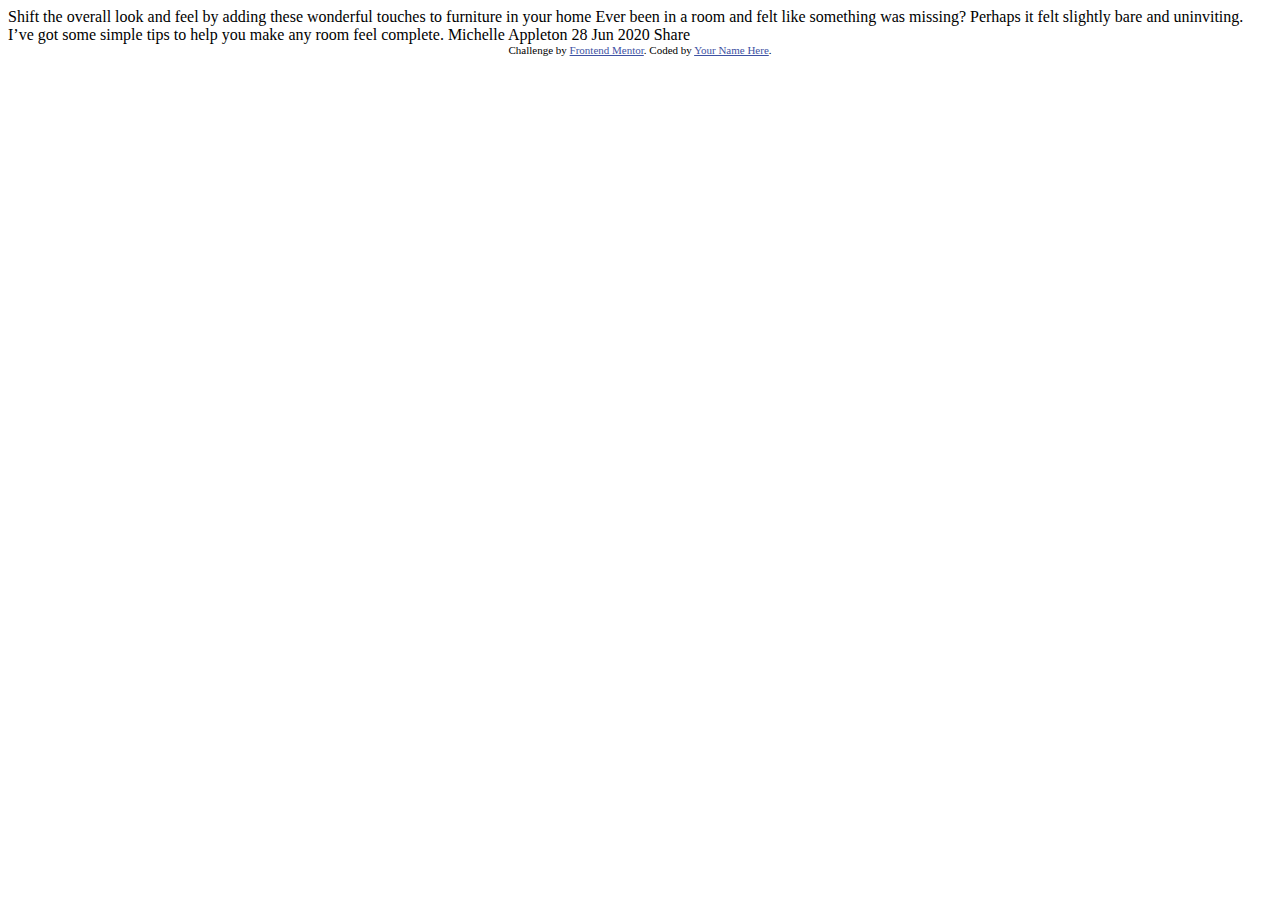
<file: newbie/article-preview-component-master/index.html>
<!DOCTYPE html>
<html lang="en">
<head>
  <meta charset="UTF-8">
  <meta name="viewport" content="width=device-width, initial-scale=1.0"> <!-- displays site properly based on user's device -->

  <link rel="icon" type="image/png" sizes="32x32" href="./images/favicon-32x32.png">
  
  <title>Frontend Mentor | Article preview component</title>

  <!-- Feel free to remove these styles or customise in your own stylesheet 👍 -->
  <style>
    .attribution { font-size: 11px; text-align: center; }
    .attribution a { color: hsl(228, 45%, 44%); }
  </style>
</head>
<body>

  Shift the overall look and feel by adding these wonderful 
  touches to furniture in your home

  Ever been in a room and felt like something was missing? Perhaps 
  it felt slightly bare and uninviting. I’ve got some simple tips 
  to help you make any room feel complete.

  Michelle Appleton
  28 Jun 2020

  Share
  
  <div class="attribution">
    Challenge by <a href="https://www.frontendmentor.io?ref=challenge" target="_blank">Frontend Mentor</a>. 
    Coded by <a href="#">Your Name Here</a>.
  </div>
</body>
</html>
</file>
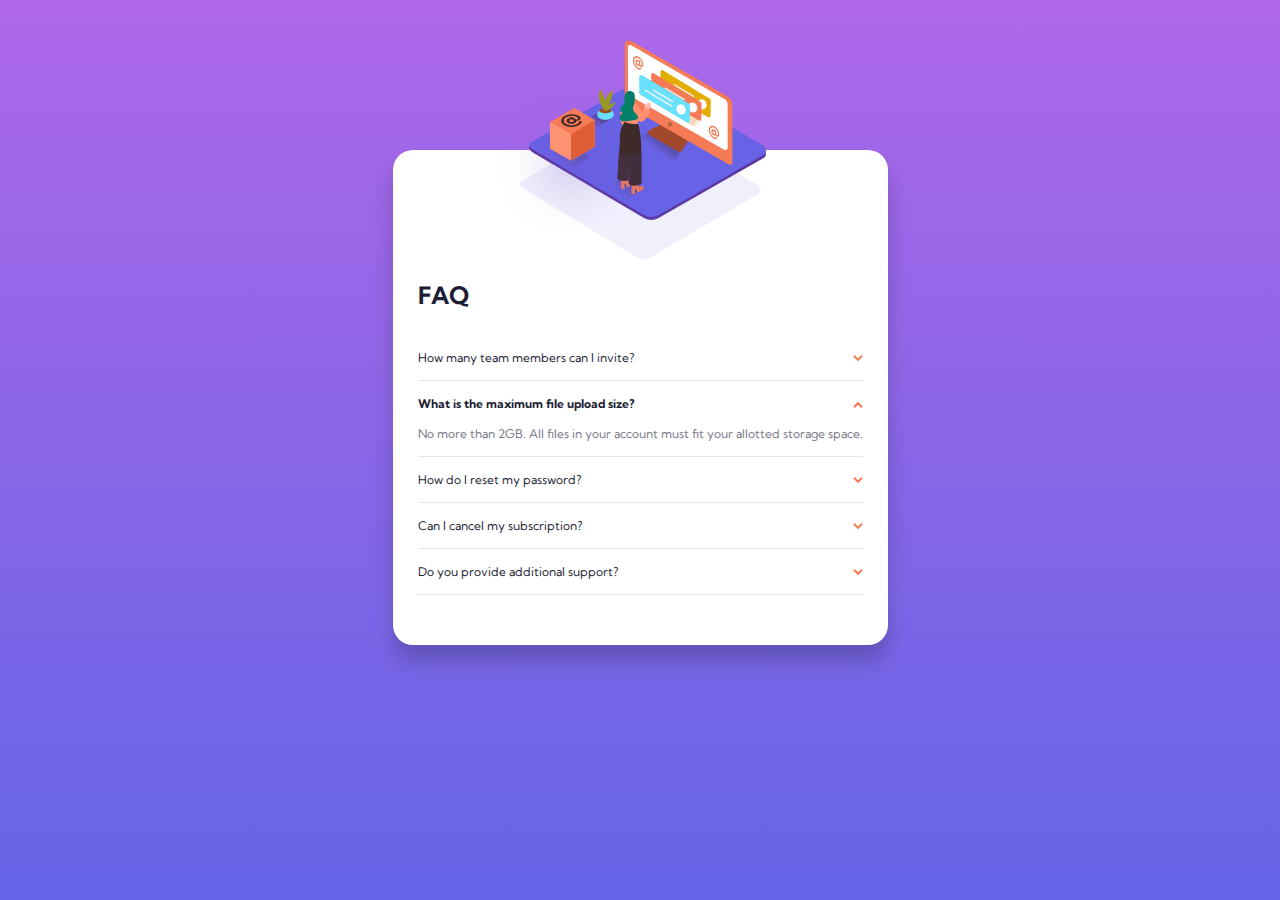
<file: newbie/faq-accordion-card-main/index.html>
<!DOCTYPE html>
<html lang="en">
    <head>
        <meta charset="UTF-8" />
        <meta name="viewport" content="width=device-width, initial-scale=1.0" />
        <!-- displays site properly based on user's device -->
        <link rel="icon" type="image/png" sizes="32x32" href="./images/favicon-32x32.png" />
        <link rel="preconnect" href="https://fonts.gstatic.com" />
        <link href="https://fonts.googleapis.com/css2?family=Kumbh+Sans:wght@400;700&display=swap" rel="stylesheet" />
        <link rel="stylesheet" href="style.css" />
        <title>Frontend Mentor | FAQ Accordion Card</title>
    </head>
    <body>
        <img class="illustration-mobile" src="images/illustration-woman-online-mobile.svg" />
        <img class="illustration-shadow-mobile" src="images/bg-pattern-mobile.svg" />

        <div class="card">
            <div class="card-illustration">
                <img class="illustration-desktop" src="images/illustration-woman-online-desktop.svg" />
                <img class="illustration-shadow-desktop" src="images/bg-pattern-desktop.svg" />
            </div>
            <div class="card-info">
                <h1 class="card-title">FAQ</h1>
                <div class="accordion">
                    <div class="accordion-item">
                        <p class="accordion-header">
                            How many team members can I invite? <span> <img class="accordion-icon" src="images/icon-arrow-down.svg" /></span>
                        </p>
                        <p class="accordion-body">
                            You can invite up to 2 additional users on the Free plan. There is no limit on team members for the Premium plan.
                        </p>
                    </div>
                    <div class="accordion-item item-active">
                        <p class="accordion-header">
                            What is the maximum file upload size? <span><img class="accordion-icon" src="images/icon-arrow-down.svg" /></span>
                        </p>
                        <p class="accordion-body">No more than 2GB. All files in your account must fit your allotted storage space.</p>
                    </div>
                    <div class="accordion-item">
                        <p class="accordion-header">
                            How do I reset my password?<span> <img class="accordion-icon" src="images/icon-arrow-down.svg" /></span>
                        </p>
                        <p class="accordion-body">
                            Click “Forgot password” from the login page or “Change password” from your profile page. A reset link will be emailed to
                            you.
                        </p>
                    </div>
                    <div class="accordion-item">
                        <p class="accordion-header">
                            Can I cancel my subscription?<span> <img class="accordion-icon" src="images/icon-arrow-down.svg" /></span>
                        </p>
                        <p class="accordion-body">Yes! Send us a message and we’ll process your request no questions asked.</p>
                    </div>
                    <div class="accordion-item">
                        <p class="accordion-header">
                            Do you provide additional support? <span> <img class="accordion-icon" src="images/icon-arrow-down.svg" /></span>
                        </p>
                        <p class="accordion-body">Chat and email support is available 24/7. Phone lines are open during normal business hours.</p>
                    </div>
                </div>
            </div>
        </div>
    </body>
</html>
</file>
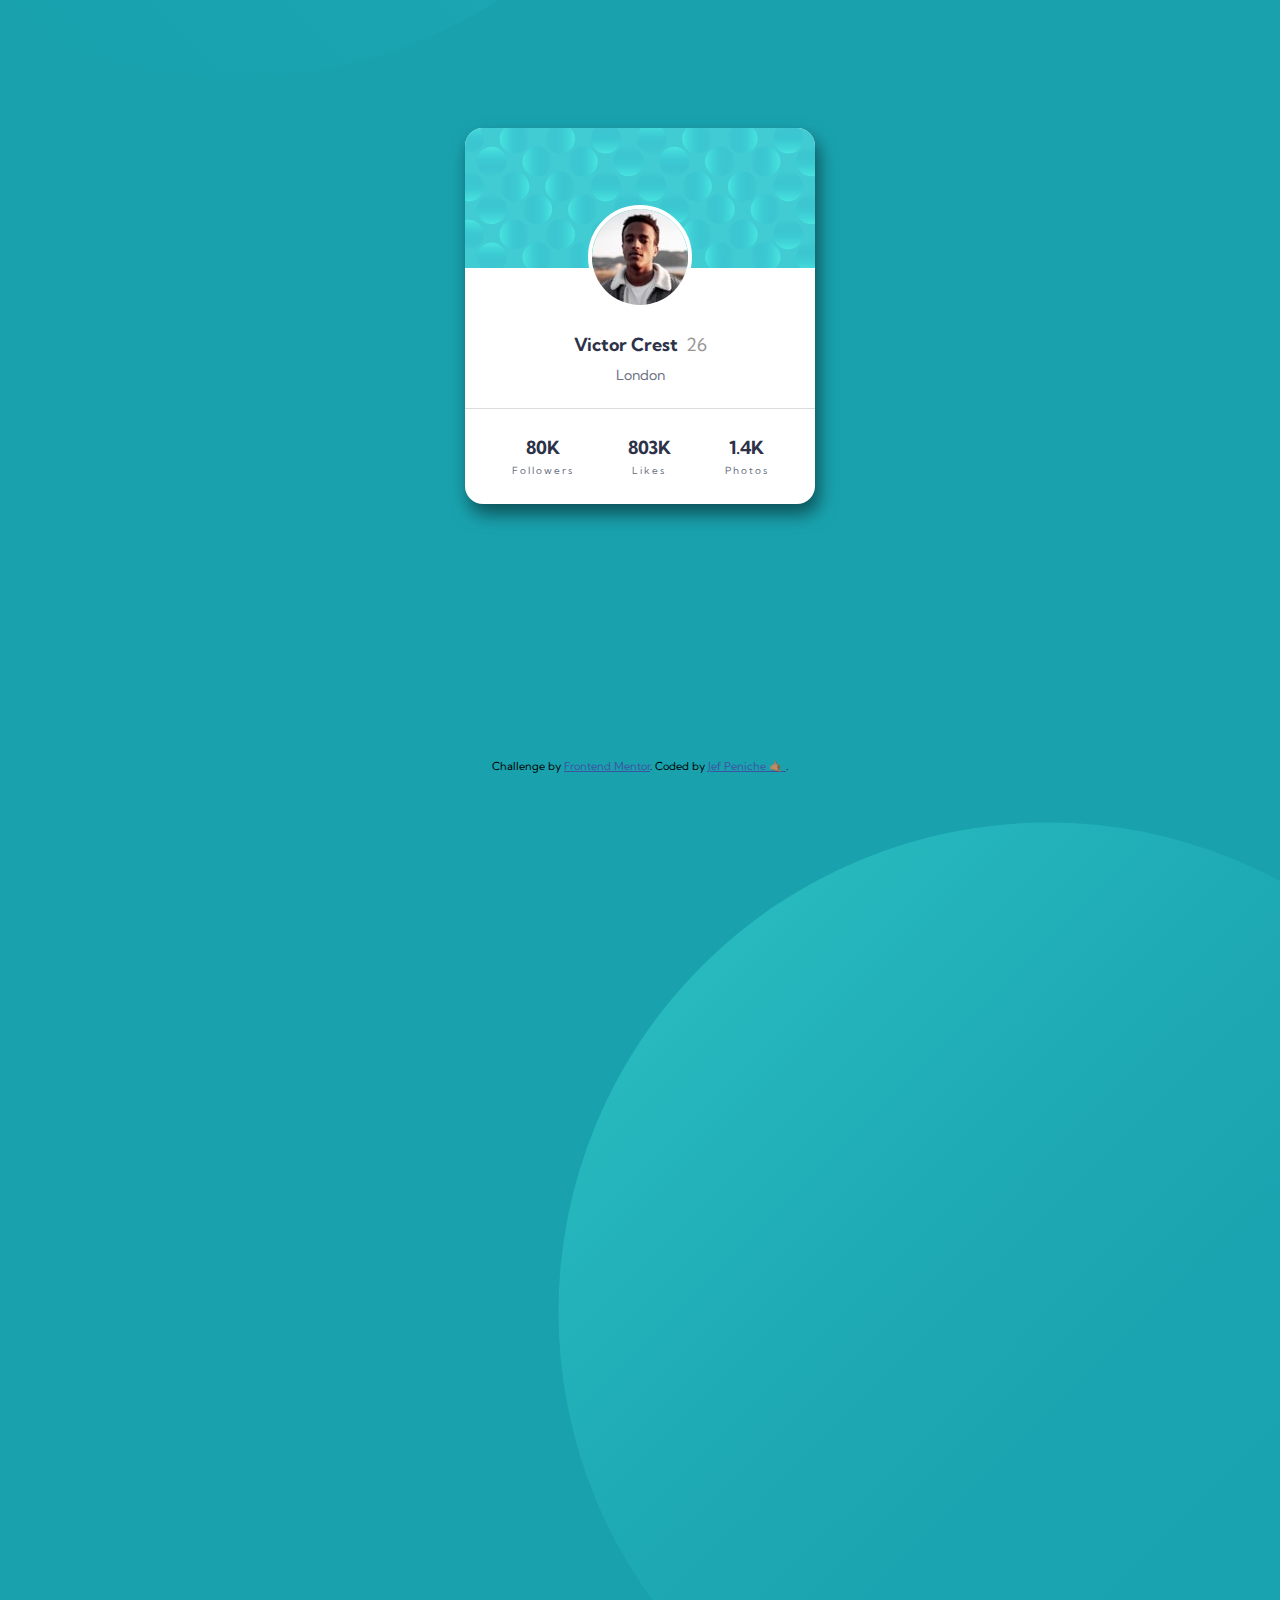
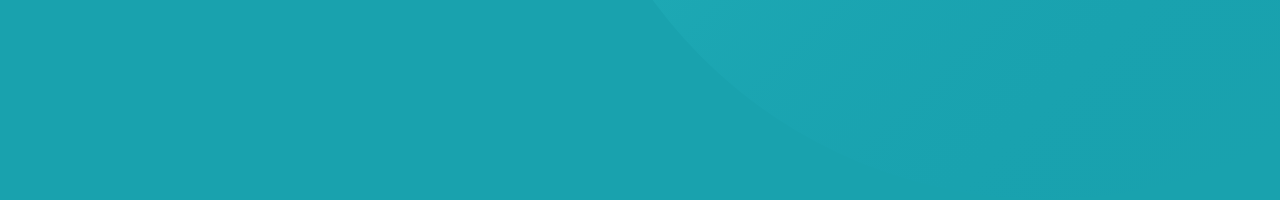
<file: newbie/profile-card-component-main/index.html>
<!DOCTYPE html>
<html lang="en">
    <head>
        <meta charset="UTF-8" />
        <meta name="viewport" content="width=device-width, initial-scale=1.0" />
        <link rel="icon" type="image/png" sizes="32x32" href="./images/favicon-32x32.png" />
        <link rel="preconnect" href="https://fonts.gstatic.com" />
        <link href="https://fonts.googleapis.com/css2?family=Kumbh+Sans:wght@400;700&display=swap" rel="stylesheet" />
        <link rel="stylesheet" href="style.css" />
        <title>Frontend Mentor | Profile card component</title>
    </head>
    <body>
        <img class="bg bg-top" src="images/bg-pattern-top.svg" alt="" srcset="" />
        <div class="card">
            <div class="body">
                <img class="header-background" src="images/bg-pattern-card.svg" alt="header background" />
                <img class="photo" src="images/image-victor.jpg" alt="user photo" />
                <p class="user-info">
                    <span class="name">Victor Crest</span>
                    <span class="age">26</span>
                </p>

                <p class="city">London</p>
            </div>
            <div class="footer">
                <p class="stat">
                    <span class="number">80K </span>
                    <span class="info">Followers</span>
                </p>
                <p class="stat">
                    <span class="number">803K </span>
                    <span class="info">Likes</span>
                </p>
                <p class="stat">
                    <span class="number"> 1.4K </span>
                    <span class="info">Photos</span>
                </p>
            </div>
        </div>

        <div class="attribution">
            Challenge by <a href="https://www.frontendmentor.io?ref=challenge" target="_blank">Frontend Mentor</a>. Coded by
            <a href="#">Jef Peniche 🤙🏽 </a>.
        </div>
        <img class="bg bg-bottom" src="images/bg-pattern-bottom.svg" alt="" srcset="" />
    </body>
</html>
</file>
<file: newbie/faq-accordion-card-main/style.css>
*,
html {
    margin: 0;
    padding: 0;
}

html,
body {
    min-height: 100%;
}

:root {
    --very-dark-desaturated-blue: hsl(238, 29%, 16%); /*Primary Text*/
    --shadow-color: rgba(29, 30, 53, 0.25);
    --soft-red: hsl(14, 88%, 65%);

    --soft-violet: hsl(273, 75%, 66%); /*Gradient background*/
    --soft-blue: hsl(240, 73%, 65%);

    --very-dark-grayish-blue: hsl(237, 12%, 33%); /*Neutral text*/
    --dark-grayish-blue: hsl(240, 6%, 50%);

    --light-grayish-blue: hsl(240, 5%, 91%); /*Dividers*/
}

body {
    background: linear-gradient(180deg, var(--soft-violet), var(--soft-blue));
    background-repeat: no-repeat;
    background-size: auto;
    font-family: 'Kumbh Sans';
    display: flex;
    justify-content: center;
    align-items: flex-start;
    font-size: 12px;
}

.illustration-mobile,
.illustration-shadow-mobile {
    position: absolute;
}

.illustration-mobile {
    margin-top: 40px;
    margin-left: -15px;
}

.illustration-shadow-mobile {
    margin-top: 155px;
}

.card {
    background-color: white;
    border-radius: 20px;
    margin: 150px 25px 85px 25px;
    padding: 0 25px 50px 25px;
    display: flex;
    flex-direction: column;
    justify-content: flex-start;
    align-items: center;
    box-shadow: 0px 16px 20px var(--shadow-color);
}

.card-illustration {
    display: none;
}

.card-title {
    margin-top: 130px;
    margin-bottom: 25px;
    color: var(--very-dark-desaturated-blue);
}

.accordion {
    transition: all 0.5s ease-in-out;
}

.accordion-item {
    padding: 15px 0;
    border-bottom: solid 1px var(--light-grayish-blue);
}

.accordion-header {
    display: flex;
    justify-content: space-between;
    color: var(--very-dark-desaturated-blue);
}

.accordion-body {
    color: var(--dark-grayish-blue);
    height: 0px;
    margin-top: 0;
    display: none;
}

.item-active .accordion-header {
    font-weight: 700;
}

.item-active .accordion-icon {
    transform: rotateX(180deg);
}

.item-active .accordion-body {
    height: auto;
    display: block;
    margin-top: 15px;
}

/****************************************************/

.attribution {
    font-size: 11px;
    text-align: center;
}
.attribution a {
    color: hsl(228, 45%, 44%);
}

@media (min-width: 1440px) {
    .illustration-mobile,
    .illustration-shadow-mobile {
        display: none;
    }

    .card {
        margin: 175px 90px 175px 140px;
    }

    .card-illustration {
        display: flex;
    }
}
</file>
<file: newbie/profile-card-component-main/style.css>
:root {
    --dark-cyan: hsl(185, 75%, 39%);
    --dark-blue: hsl(229, 23%, 23%);
    --grayish-blue: hsl(227, 10%, 46%);
    --dark-gray: hsl(0, 0%, 59%);
}

* {
    margin: 0;
    padding: 0;
    border: 0;
}

html,
body,
.content {
    height: 100%;
}

body {
    font-family: 'Kumbh Sans';
    font-size: 18px;
    font-weight: 400;
    background-color: var(--dark-cyan);
    display: flex;
    flex-direction: column;
    justify-content: space-around;
    align-items: center;
    overflow-y: hidden;
    overflow-x: hidden;
}

.bg {
    position: absolute;
}

.bg-top {
    top: -100%;
    left: -20%;
}

.bg-bottom {
    bottom: -100%;
    right: -20%;
}

.bg-bottom {
}
.card {
    z-index: 1;
    background-color: white;
    box-shadow: 4px 10px 18px rgba(0, 0, 0, 0.5);
    width: 350px;
    border-radius: 1em;
    position: relative;
}

.body {
    position: relative;
    height: 280px;
    display: flex;
    flex-direction: column;
    align-items: center;
    justify-content: flex-end;
}

.header-background {
    top: 0;
    z-index: 2;
    max-width: 100%;
    position: absolute;
    border-radius: 1em 1em 0 0;
}

.photo {
    z-index: 3;
    max-width: 100%;
    border-radius: 50%;
    border: 4px solid white;
}

.user-info {
    margin-bottom: 10px;
    margin-top: 24px;
}

.name {
    font-weight: 700;
    color: var(--dark-blue);
    margin-right: 4px;
}

.age {
    color: var(--dark-gray);
}

.city {
    margin-bottom: 24px;
    font-size: 14px;
    color: var(--grayish-blue);
}

.footer {
    border-top: solid 1px gainsboro;
    display: flex;
    justify-content: center;
}

.stat {
    display: flex;
    flex-direction: column;
    align-items: center;
    margin: 1.5em;
}

.number {
    font-weight: 700;
    color: var(--dark-blue);
}

.info {
    margin-top: 0.5em;
    font-size: 10px;
    letter-spacing: 2px;
    color: var(--grayish-blue);
}

/**************** Attribution styles *************/
.attribution {
    font-size: 11px;
    text-align: center;
}

.attribution a {
    color: hsl(228, 45%, 44%);
}
</file>
